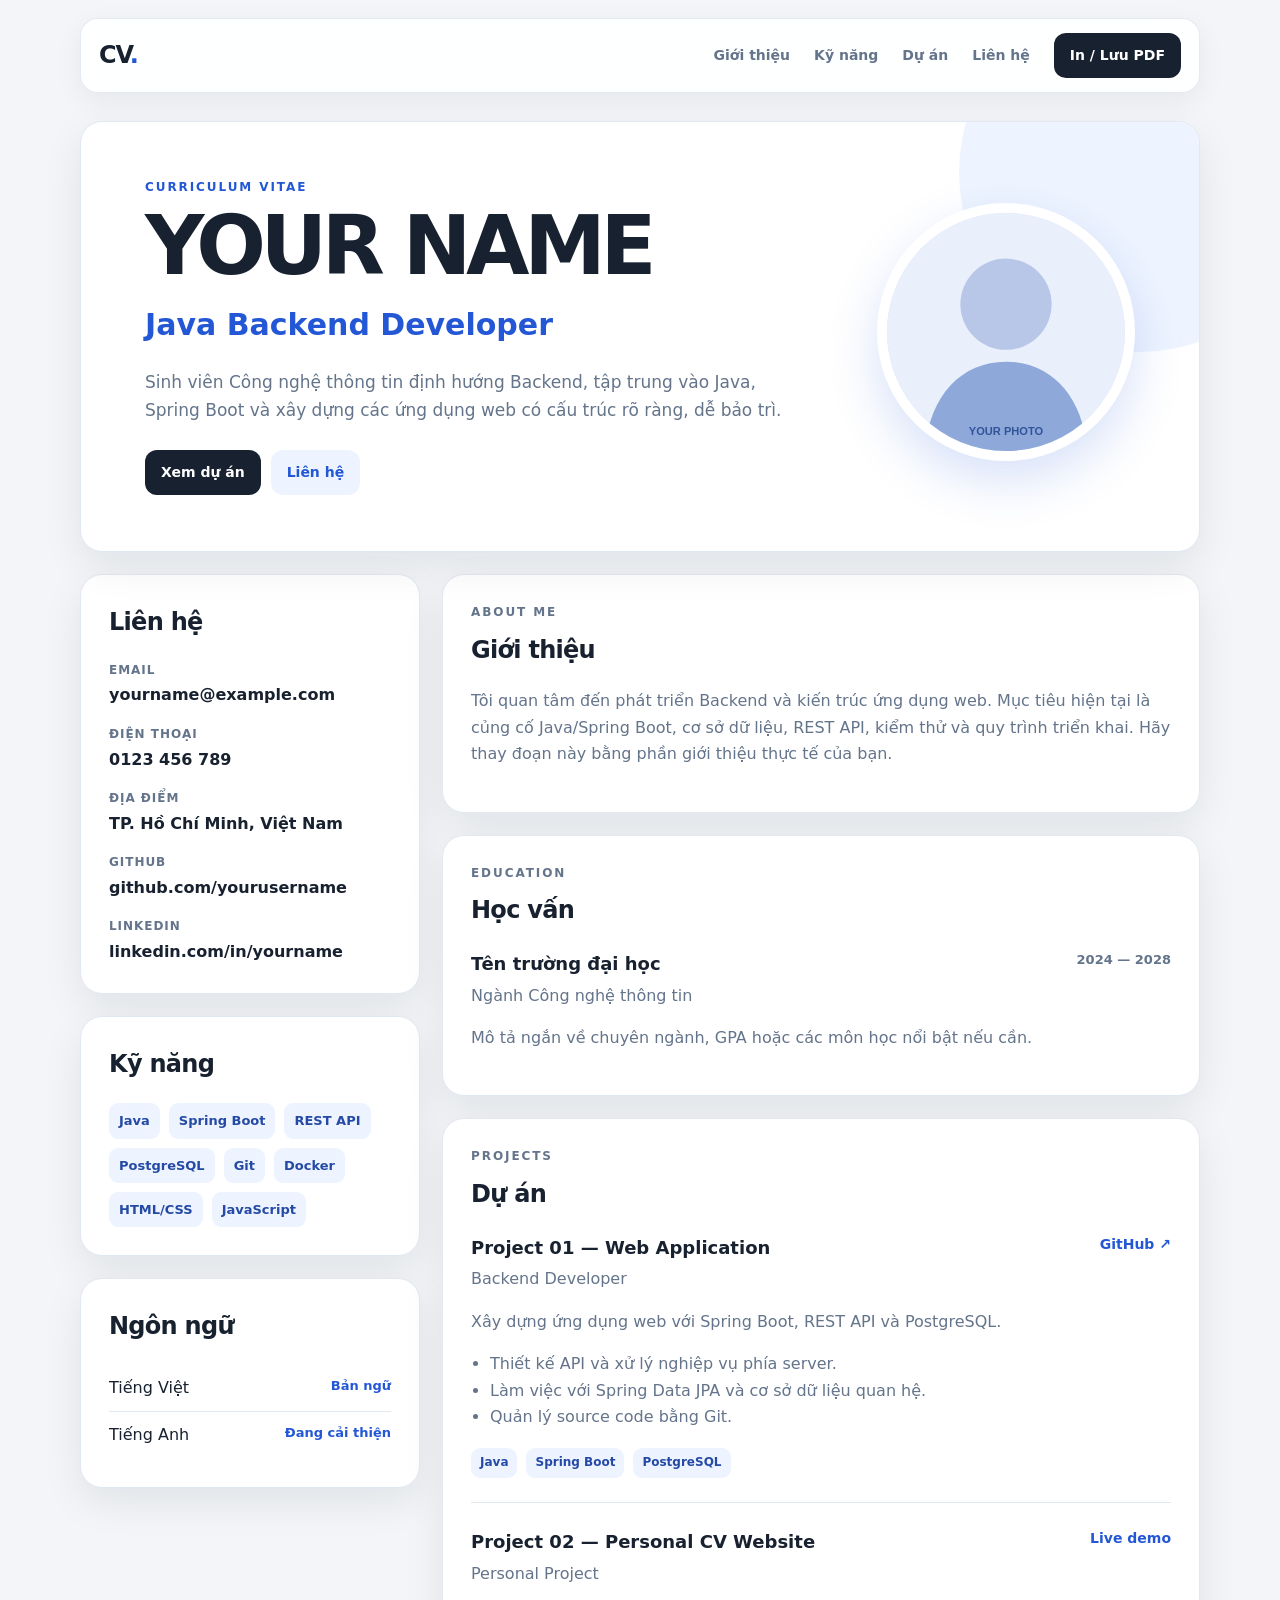
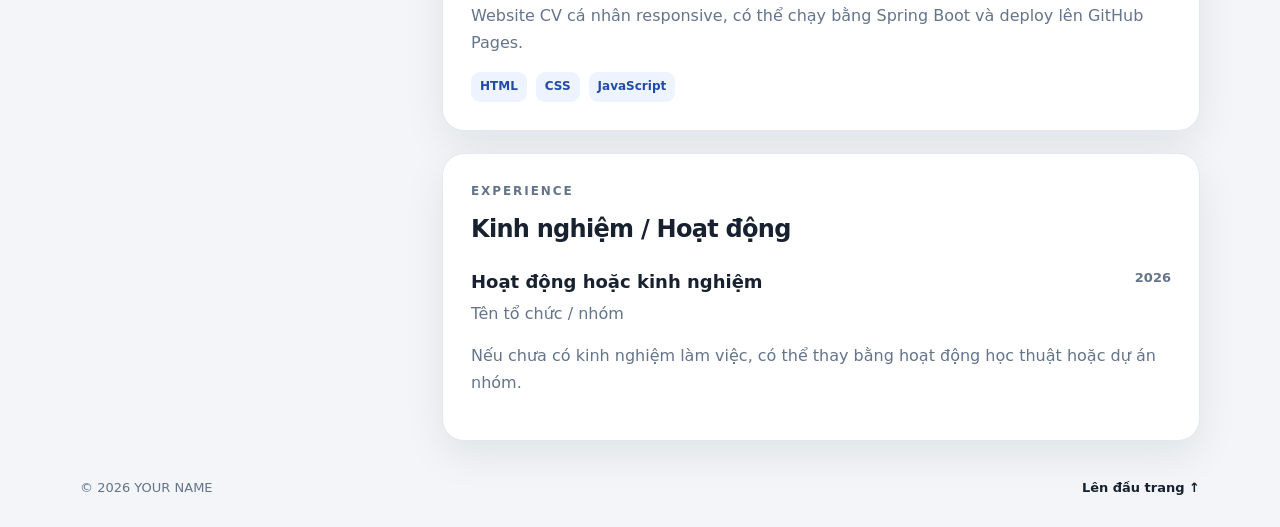
<file: chapter1/project113/src/main/resources/static/index.html>
<!DOCTYPE html>
<html lang="vi">
<head>
    <meta charset="UTF-8">
    <meta name="viewport" content="width=device-width, initial-scale=1.0">
    <meta name="description" content="CV cá nhân - Portfolio">
    <title>CV cá nhân | Your Name</title>
    <link rel="stylesheet" href="css/style.css">
</head>
<body>
<header class="topbar no-print">
    <a class="brand" href="#home">CV<span>.</span></a>
    <nav>
        <a href="#about">Giới thiệu</a>
        <a href="#skills">Kỹ năng</a>
        <a href="#projects">Dự án</a>
        <a href="#contact">Liên hệ</a>
    </nav>
    <button class="print-btn" id="printCv" type="button">In / Lưu PDF</button>
</header>

<main id="home" class="page-shell">
    <section class="hero card">
        <div class="hero-copy">
            <p class="eyebrow">CURRICULUM VITAE</p>
            <h1>YOUR NAME</h1>
            <h2>Java Backend Developer</h2>
            <p class="hero-description">
                Sinh viên Công nghệ thông tin định hướng Backend, tập trung vào Java, Spring Boot
                và xây dựng các ứng dụng web có cấu trúc rõ ràng, dễ bảo trì.
            </p>
            <div class="hero-actions no-print">
                <a class="primary-btn" href="#projects">Xem dự án</a>
                <a class="secondary-btn" href="#contact">Liên hệ</a>
            </div>
        </div>
        <div class="avatar-wrap">
            <img src="images/avatar-placeholder.svg" alt="Ảnh đại diện">
        </div>
    </section>

    <div class="content-grid">
        <aside class="sidebar">
            <section id="contact" class="card section-card">
                <h3>Liên hệ</h3>
                <dl class="contact-list">
                    <div><dt>Email</dt><dd><a href="mailto:yourname@example.com">yourname@example.com</a></dd></div>
                    <div><dt>Điện thoại</dt><dd>0123 456 789</dd></div>
                    <div><dt>Địa điểm</dt><dd>TP. Hồ Chí Minh, Việt Nam</dd></div>
                    <div><dt>GitHub</dt><dd><a href="https://github.com/yourusername" target="_blank" rel="noopener">github.com/yourusername</a></dd></div>
                    <div><dt>LinkedIn</dt><dd><a href="https://www.linkedin.com/" target="_blank" rel="noopener">linkedin.com/in/yourname</a></dd></div>
                </dl>
            </section>

            <section id="skills" class="card section-card">
                <h3>Kỹ năng</h3>
                <div class="tags">
                    <span>Java</span><span>Spring Boot</span><span>REST API</span>
                    <span>PostgreSQL</span><span>Git</span><span>Docker</span>
                    <span>HTML/CSS</span><span>JavaScript</span>
                </div>
            </section>

            <section class="card section-card">
                <h3>Ngôn ngữ</h3>
                <div class="meter-row"><span>Tiếng Việt</span><strong>Bản ngữ</strong></div>
                <div class="meter-row"><span>Tiếng Anh</span><strong>Đang cải thiện</strong></div>
            </section>
        </aside>

        <div class="main-column">
            <section id="about" class="card section-card">
                <p class="section-kicker">ABOUT ME</p>
                <h3>Giới thiệu</h3>
                <p>
                    Tôi quan tâm đến phát triển Backend và kiến trúc ứng dụng web. Mục tiêu hiện tại
                    là củng cố Java/Spring Boot, cơ sở dữ liệu, REST API, kiểm thử và quy trình triển khai.
                    Hãy thay đoạn này bằng phần giới thiệu thực tế của bạn.
                </p>
            </section>

            <section class="card section-card">
                <p class="section-kicker">EDUCATION</p>
                <h3>Học vấn</h3>
                <article class="timeline-item">
                    <div class="timeline-head">
                        <div>
                            <h4>Tên trường đại học</h4>
                            <p>Ngành Công nghệ thông tin</p>
                        </div>
                        <span>2024 — 2028</span>
                    </div>
                    <p>Mô tả ngắn về chuyên ngành, GPA hoặc các môn học nổi bật nếu cần.</p>
                </article>
            </section>

            <section id="projects" class="card section-card">
                <p class="section-kicker">PROJECTS</p>
                <h3>Dự án</h3>

                <article class="project">
                    <div class="project-head">
                        <div>
                            <h4>Project 01 — Web Application</h4>
                            <p class="muted">Backend Developer</p>
                        </div>
                        <a href="https://github.com/yourusername" target="_blank" rel="noopener">GitHub ↗</a>
                    </div>
                    <p>Xây dựng ứng dụng web với Spring Boot, REST API và PostgreSQL.</p>
                    <ul>
                        <li>Thiết kế API và xử lý nghiệp vụ phía server.</li>
                        <li>Làm việc với Spring Data JPA và cơ sở dữ liệu quan hệ.</li>
                        <li>Quản lý source code bằng Git.</li>
                    </ul>
                    <div class="tags compact"><span>Java</span><span>Spring Boot</span><span>PostgreSQL</span></div>
                </article>

                <article class="project">
                    <div class="project-head">
                        <div>
                            <h4>Project 02 — Personal CV Website</h4>
                            <p class="muted">Personal Project</p>
                        </div>
                        <a href="#home">Live demo</a>
                    </div>
                    <p>Website CV cá nhân responsive, có thể chạy bằng Spring Boot và deploy lên GitHub Pages.</p>
                    <div class="tags compact"><span>HTML</span><span>CSS</span><span>JavaScript</span></div>
                </article>
            </section>

            <section class="card section-card">
                <p class="section-kicker">EXPERIENCE</p>
                <h3>Kinh nghiệm / Hoạt động</h3>
                <article class="timeline-item">
                    <div class="timeline-head">
                        <div>
                            <h4>Hoạt động hoặc kinh nghiệm</h4>
                            <p>Tên tổ chức / nhóm</p>
                        </div>
                        <span>2026</span>
                    </div>
                    <p>Nếu chưa có kinh nghiệm làm việc, có thể thay bằng hoạt động học thuật hoặc dự án nhóm.</p>
                </article>
            </section>
        </div>
    </div>
</main>

<footer class="footer no-print">
    <span>© <span id="currentYear"></span> YOUR NAME</span>
    <a href="#home">Lên đầu trang ↑</a>
</footer>

<script src="js/main.js"></script>
</body>
</html>
</file>
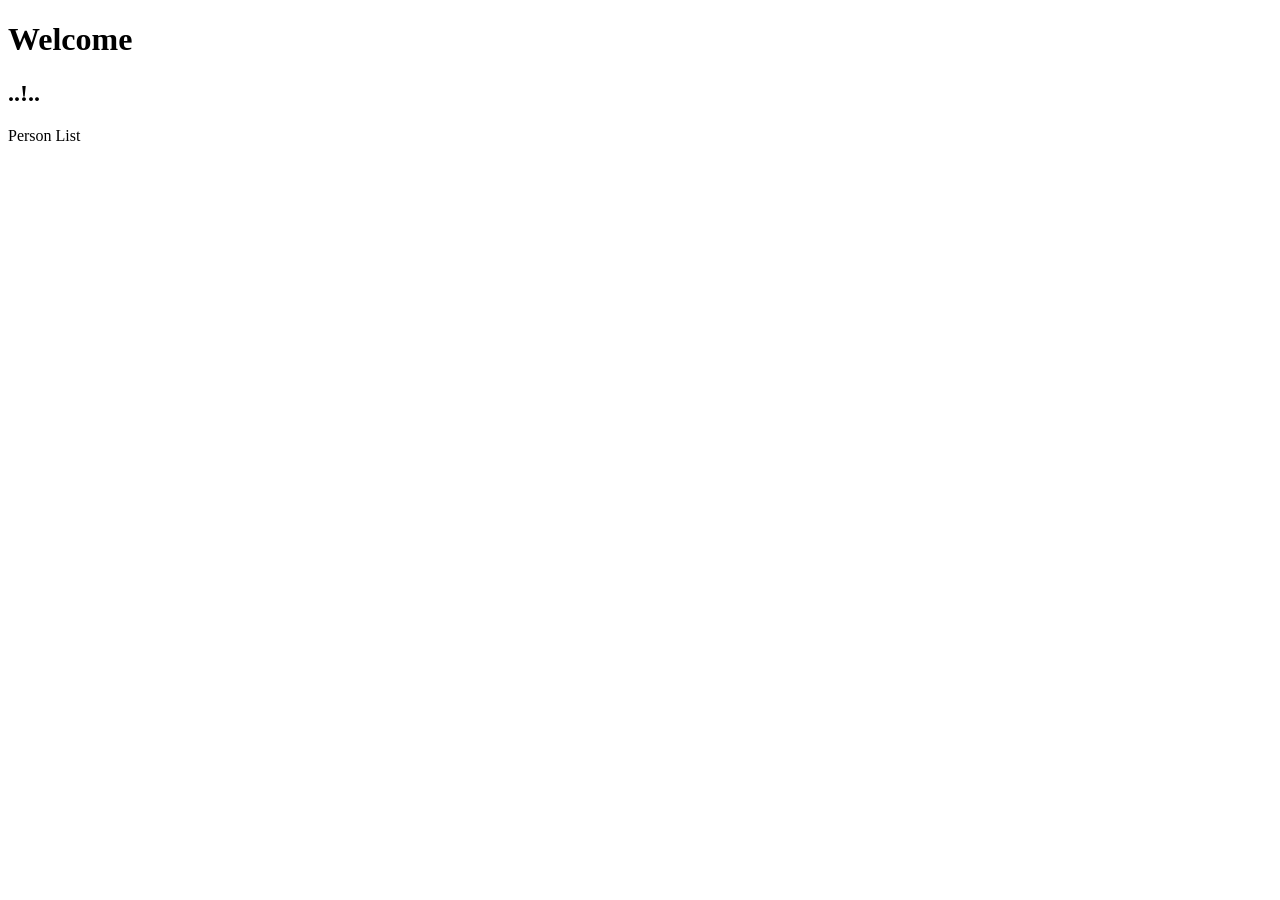
<file: chapter1/part02_spring_boot/project19/src/main/resources/templates/index.html>
<!DOCTYPE HTML>
<html xmlns:th="http://www.thymeleaf.org">
   <head>
      <meta charset="UTF-8" />
      <title>Welcome</title>
      <link rel="stylesheet" type="text/css" th:href="@{/css/style.css}"/>
   </head>
   <body>
      <h1>Welcome</h1>
      <h2 th:utext="${message}">..!..</h2>
      
      <a th:href="@{/personList}">Person List</a>  
      
   </body>
</html>
</file>
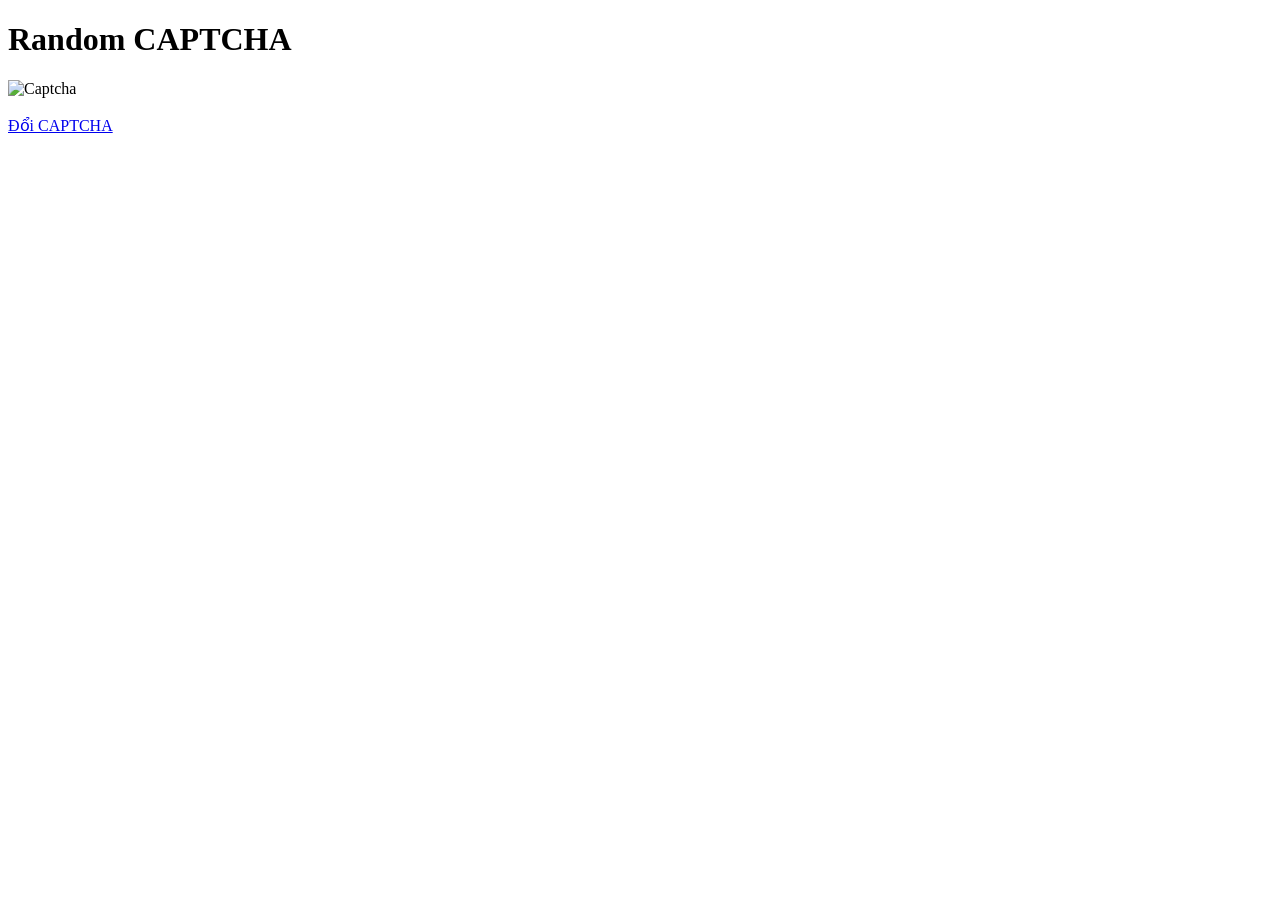
<file: chapter1/project110/src/main/resources/templates/captcha.html>
<!DOCTYPE html>
<html xmlns:th="http://www.thymeleaf.org">
<head>
    <meta charset="UTF-8">
    <title>Random CAPTCHA</title>
</head>

<body>

<h1>Random CAPTCHA</h1>

<img
        th:src="@{'/images/captcha/' + ${imageName}}"
        alt="Captcha"
>

<br><br>

<a href="/captcha">
    Đổi CAPTCHA
</a>

</body>
</html>
</file>
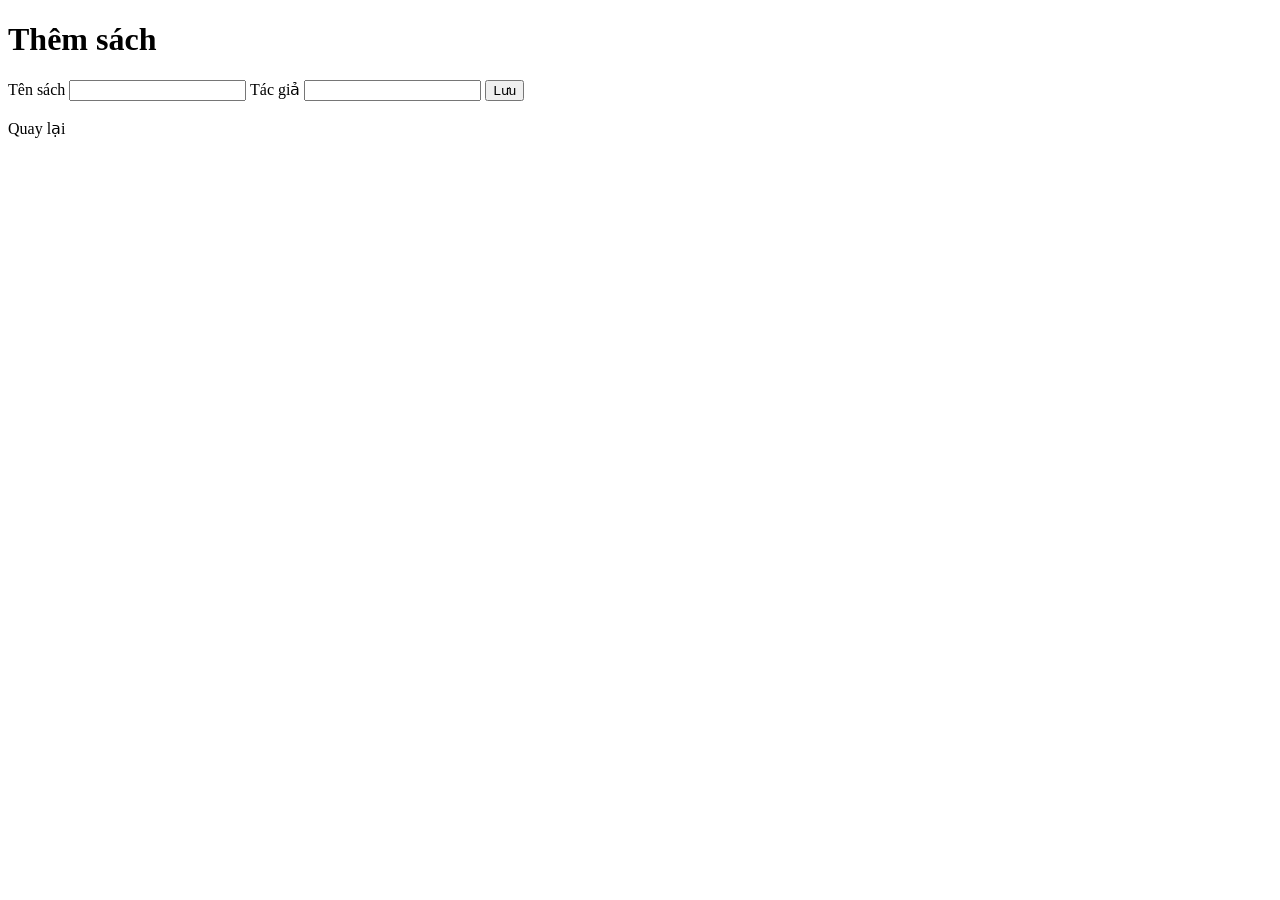
<file: chapter1/part02_spring_boot/project18/src/main/resources/templates/add-book.html>
<!DOCTYPE html>
<html lang="en" xmlns:th="http://www.thymeleaf.org">

<head>

    <meta charset="UTF-8">

    <title>Add Book</title>

    <link rel="stylesheet" th:href="@{/css/style.css}">

</head>

<body>

    <div class="container">

        <h1>Thêm sách</h1>

        <form th:action="@{/books/save}" th:object="${book}" method="post">

            <label>
                Tên sách
            </label>

            <input type="text" th:field="*{title}" required>

            <label>
                Tác giả
            </label>

            <input type="text" th:field="*{author}" required>

            <button type="submit">
                Lưu
            </button>

        </form>

        <br>

        <a th:href="@{/books}">
            Quay lại
        </a>

    </div>

</body>

</html>
</file>
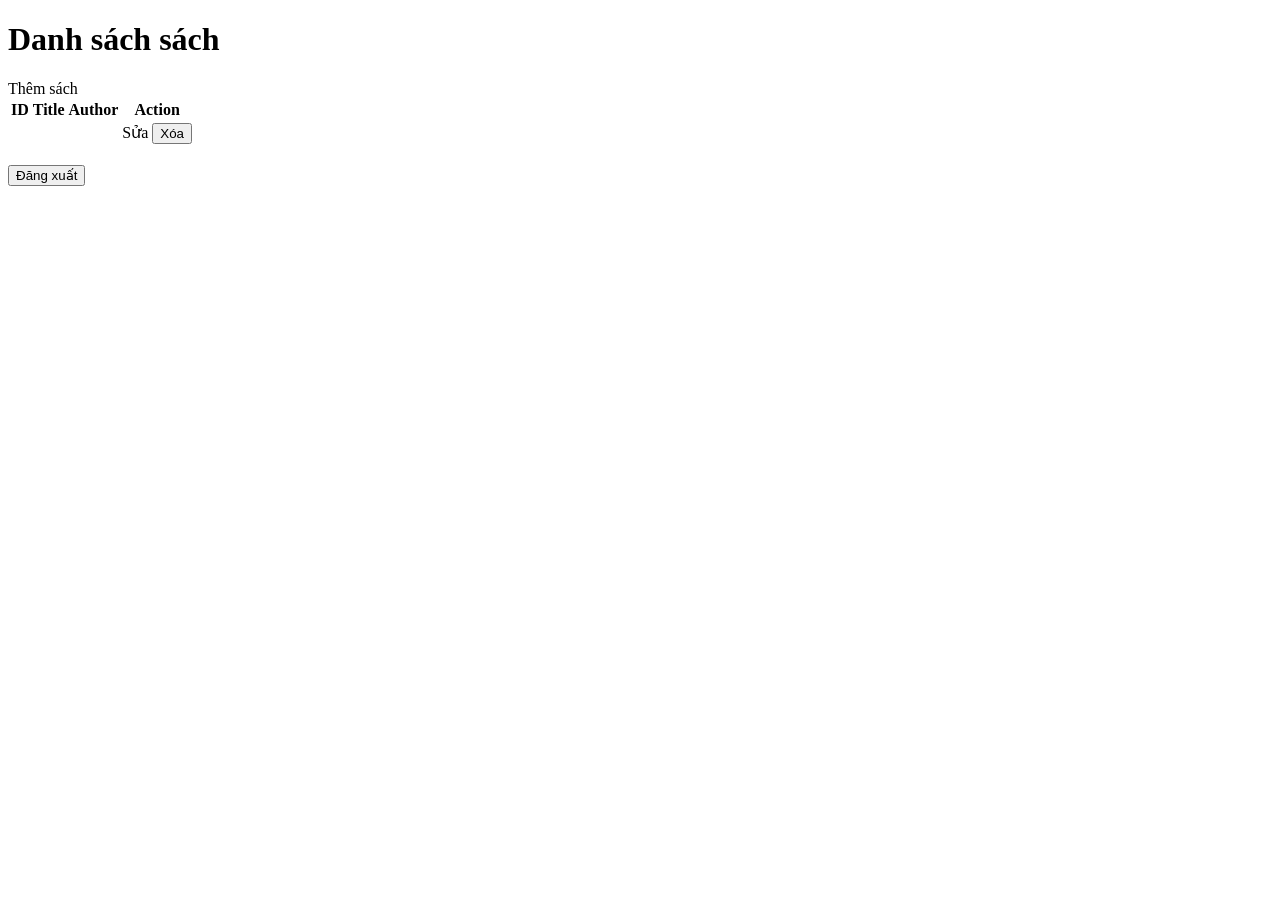
<file: chapter1/part02_spring_boot/project18/src/main/resources/templates/books.html>
<!DOCTYPE html>
<html lang="en" xmlns:th="http://www.thymeleaf.org">

<head>

    <meta charset="UTF-8">

    <title>Books</title>

    <link rel="stylesheet" th:href="@{/css/style.css}">

</head>

<body>

    <div class="container">

        <h1>Danh sách sách</h1>

        <a th:href="@{/books/add}" class="btn">

            Thêm sách

        </a>

        <table>

            <thead>

                <tr>
                    <th>ID</th>
                    <th>Title</th>
                    <th>Author</th>
                    <th>Action</th>
                </tr>

            </thead>

            <tbody>

                <tr th:each="book : ${books}">

                    <td th:text="${book.id}">
                    </td>

                    <td th:text="${book.title}">
                    </td>

                    <td th:text="${book.author}">
                    </td>

                    <td>

                        <a th:href="@{/books/edit/{id}(id=${book.id})}">
                            Sửa
                        </a>

                        <form th:action="@{/books/delete/{id}(id=${book.id})}" method="post" style="display:inline">

                            <button type="submit">
                                Xóa
                            </button>

                        </form>

                    </td>

                </tr>

            </tbody>

        </table>

        <br>

        <form th:action="@{/logout}" method="post">

            <button type="submit">
                Đăng xuất
            </button>

        </form>

    </div>

</body>

</html>
</file>
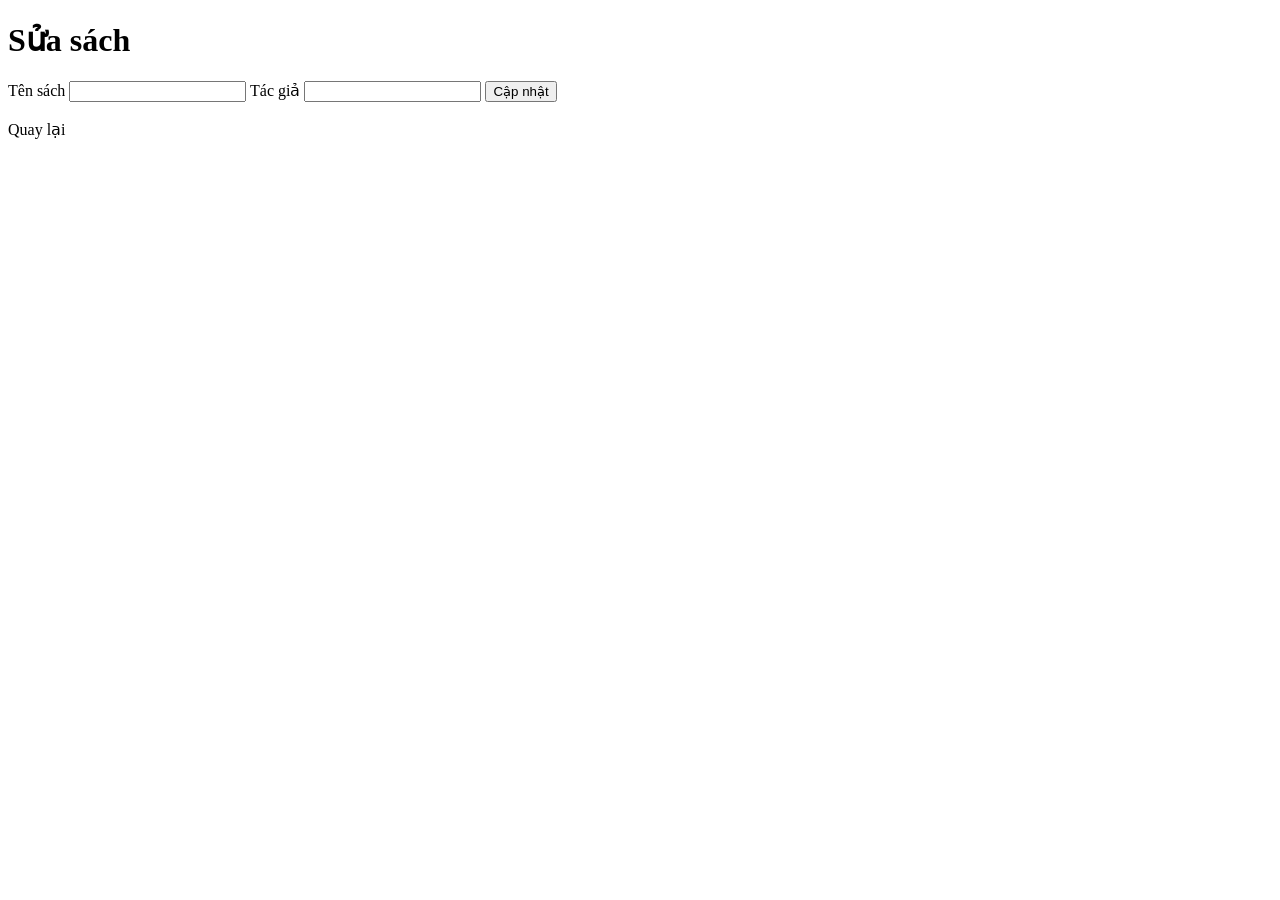
<file: chapter1/part02_spring_boot/project18/src/main/resources/templates/edit-book.html>
<!DOCTYPE html>
<html lang="en" xmlns:th="http://www.thymeleaf.org">

<head>

    <meta charset="UTF-8">

    <title>Edit Book</title>

    <link rel="stylesheet" th:href="@{/css/style.css}">

</head>

<body>

    <div class="container">

        <h1>Sửa sách</h1>

        <form th:action="@{/books/save}" th:object="${book}" method="post">

            <input type="hidden" th:field="*{id}">

            <label>
                Tên sách
            </label>

            <input type="text" th:field="*{title}" required>

            <label>
                Tác giả
            </label>

            <input type="text" th:field="*{author}" required>

            <button type="submit">
                Cập nhật
            </button>

        </form>

        <br>

        <a th:href="@{/books}">
            Quay lại
        </a>

    </div>

</body>

</html>
</file>
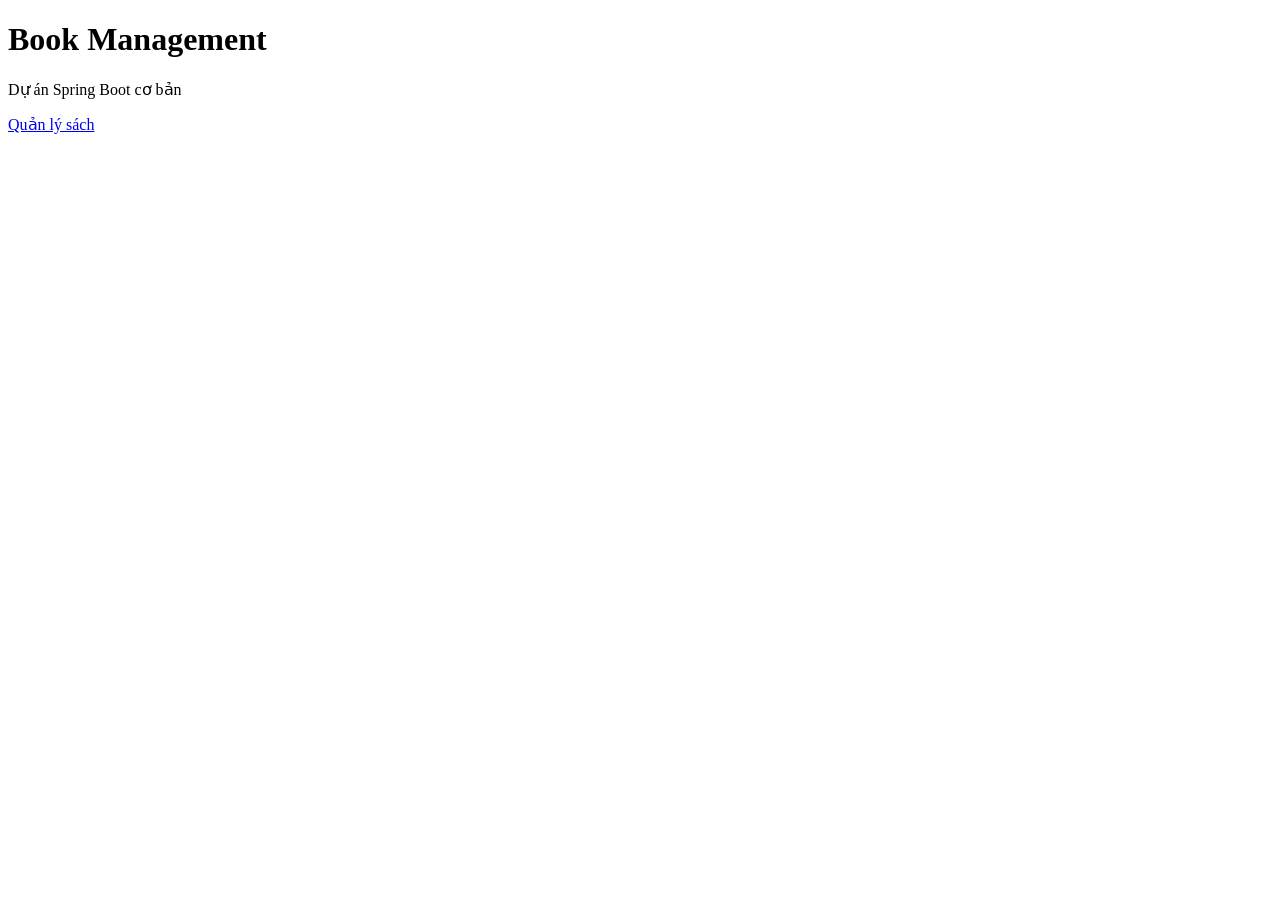
<file: chapter1/part02_spring_boot/project18/src/main/resources/templates/home.html>
<!DOCTYPE html>
<html lang="en" xmlns:th="http://www.thymeleaf.org">

<head>
    <meta charset="UTF-8">

    <title>Home</title>

    <link rel="stylesheet" th:href="@{/css/style.css}">
</head>

<body>

    <div class="container">

        <h1 th:text="${appName}">
            Book Management
        </h1>

        <p>
            Dự án Spring Boot cơ bản
        </p>

        <a href="/books" class="btn">

            Quản lý sách

        </a>

    </div>

</body>

</html>
</file>
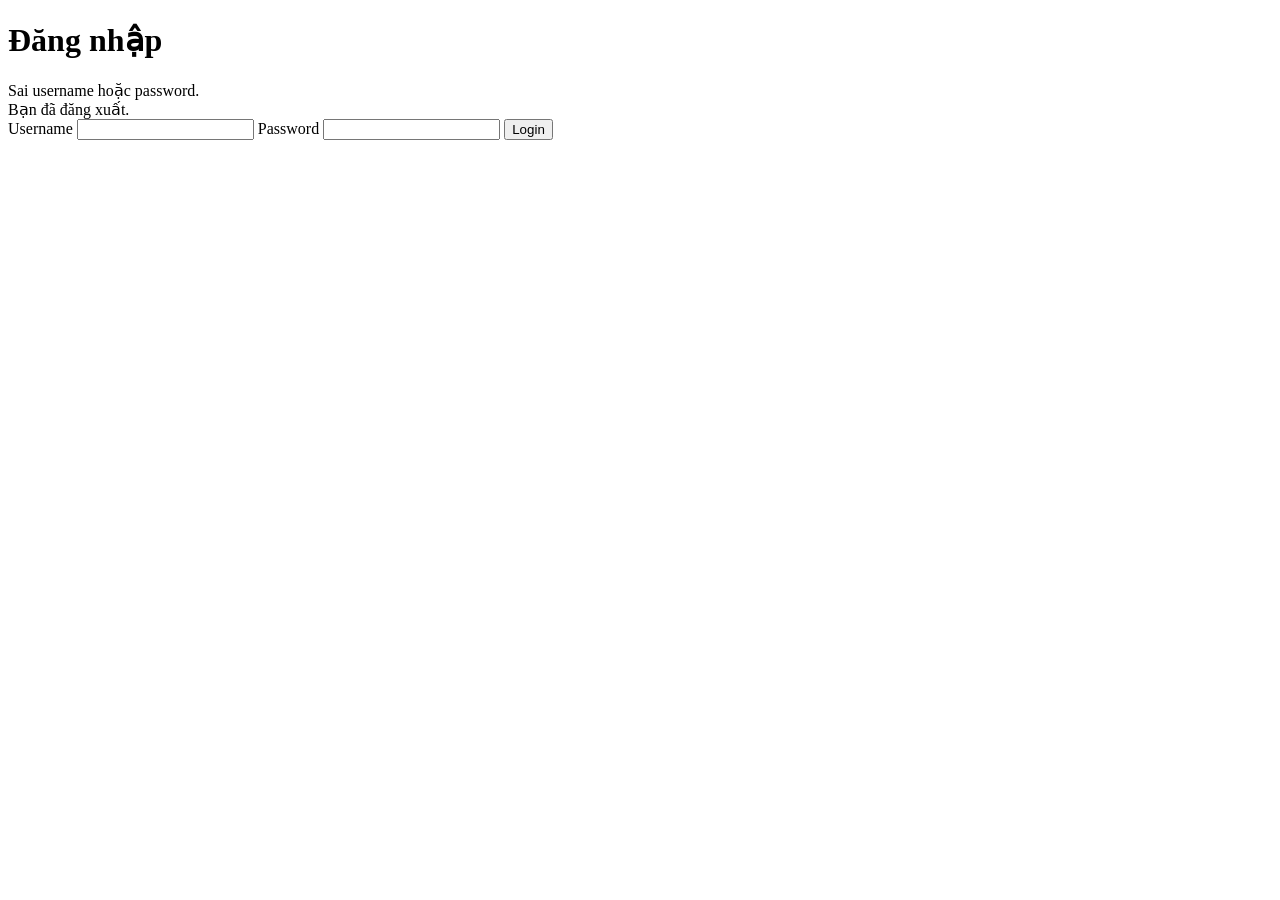
<file: chapter1/part02_spring_boot/project18/src/main/resources/templates/login.html>
<!DOCTYPE html>
<html lang="en" xmlns:th="http://www.thymeleaf.org">

<head>

    <meta charset="UTF-8">

    <title>Login</title>

    <link rel="stylesheet" th:href="@{/css/style.css}">

</head>

<body>

    <div class="container login-container">

        <h1>Đăng nhập</h1>

        <div th:if="${param.error}">
            Sai username hoặc password.
        </div>

        <div th:if="${param.logout}">
            Bạn đã đăng xuất.
        </div>

        <form th:action="@{/login}" method="post">

            <label>
                Username
            </label>

            <input type="text" name="username" required>

            <label>
                Password
            </label>

            <input type="password" name="password" required>

            <button type="submit">
                Login
            </button>

        </form>

    </div>

</body>

</html>
</file>
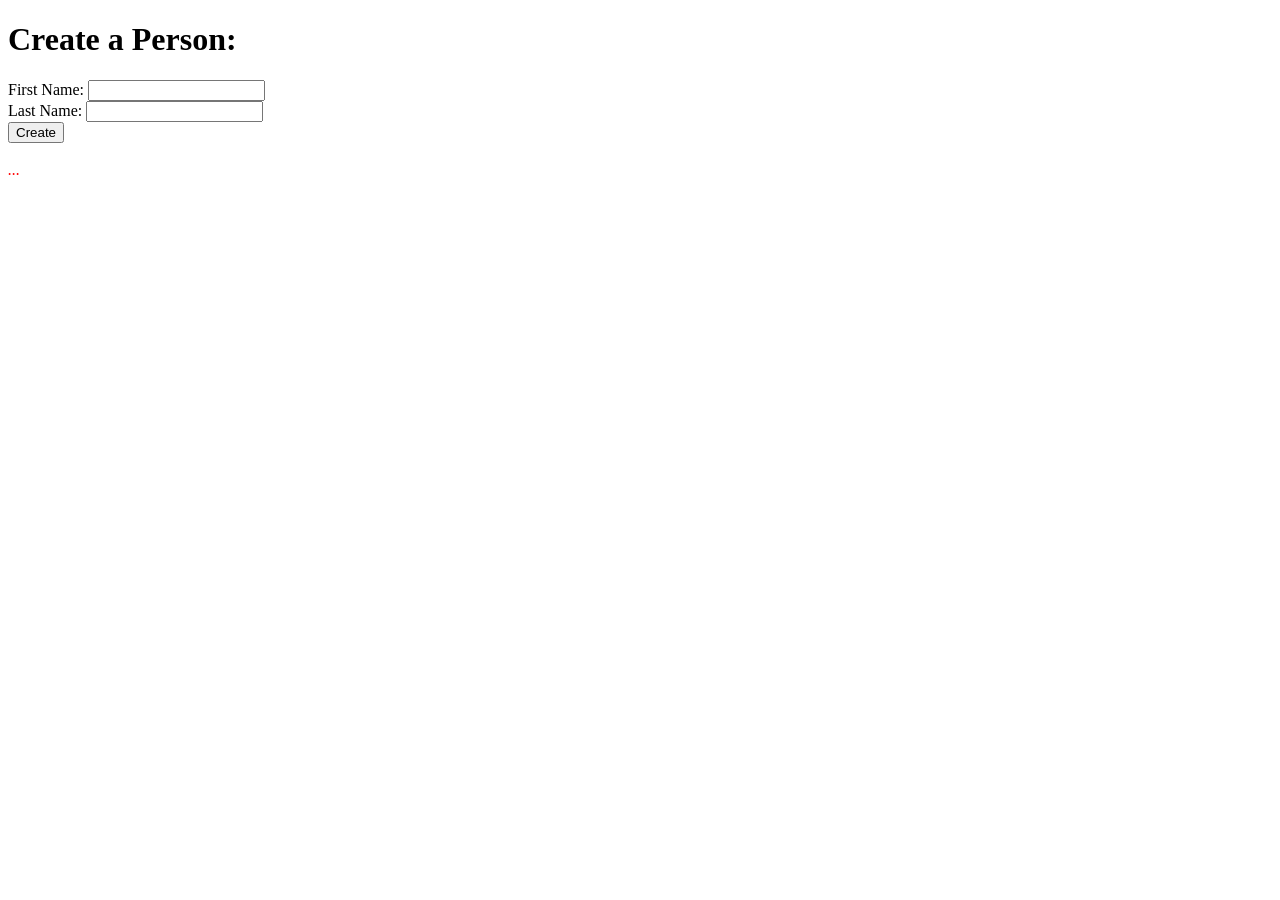
<file: chapter1/part02_spring_boot/project19/src/main/resources/templates/addPerson.html>
<!DOCTYPE HTML>
<html xmlns:th="http://www.thymeleaf.org">
   <head>
      <meta charset="UTF-8" />
      <title>Add Person</title>
      <link rel="stylesheet" type="text/css" th:href="@{/css/style.css}"/>
   </head>
   <body>
      <h1>Create a Person:</h1>
      
      <form th:action="@{/addPerson}"
         th:object="${personForm}" method="POST">
         First Name:
         <input type="text" th:field="*{firstName}" />    
         <br/>
         Last Name:
         <input type="text" th:field="*{lastName}" />     
         <br/>
         <input type="submit" value="Create" />
      </form>
      
      <br/>
      
      <!-- Check if errorMessage is not null and not empty -->
      <div th:if="${errorMessage}" th:utext="${errorMessage}"
         style="color:red;font-style:italic;">
         ...
      </div>
      
   </body>
</html>
</file>
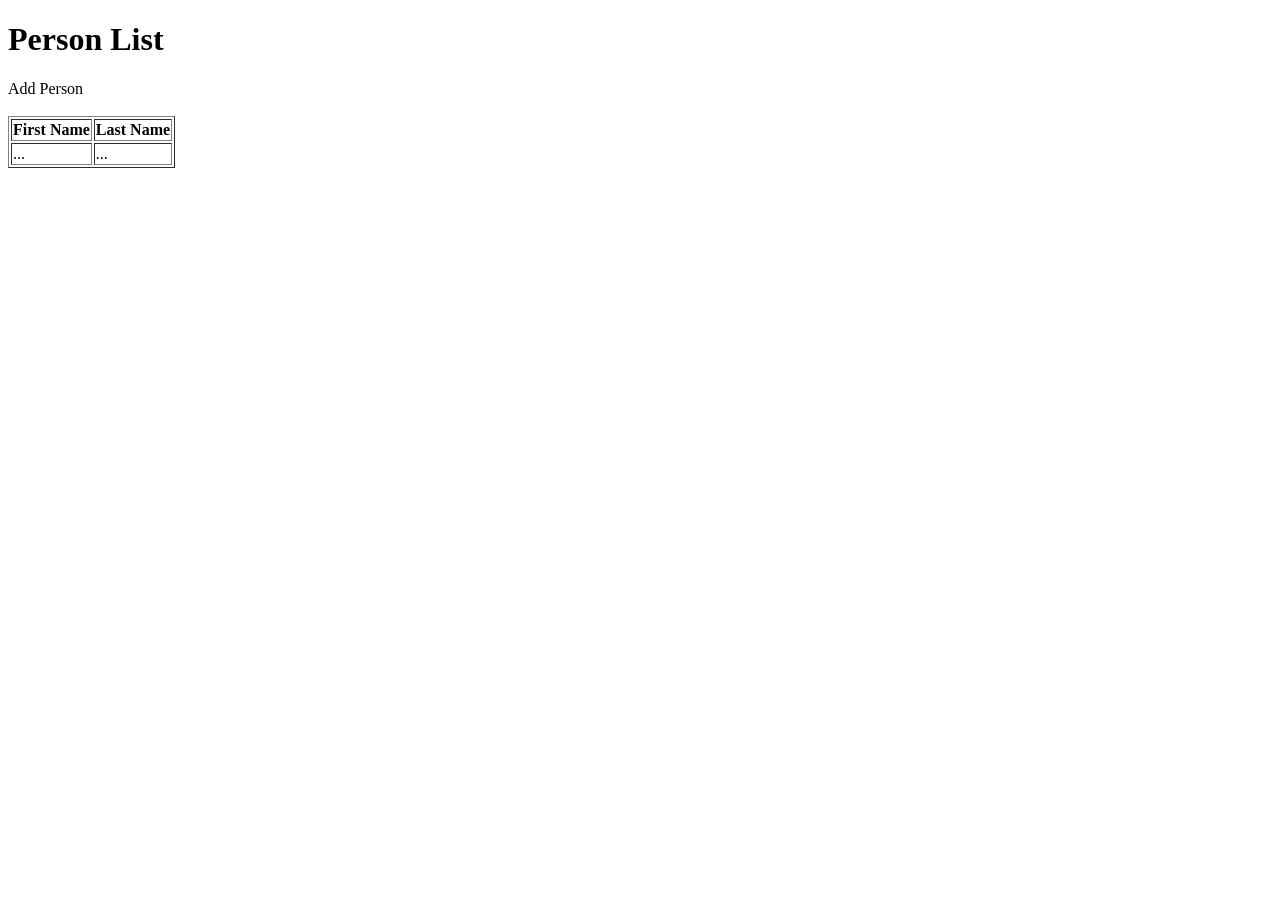
<file: chapter1/part02_spring_boot/project19/src/main/resources/templates/personList.html>
<!DOCTYPE HTML>
<html xmlns:th="http://www.thymeleaf.org">
   <head>
      <meta charset="UTF-8" />
      <title>Person List</title>
      <link rel="stylesheet" type="text/css" th:href="@{/css/style.css}"/>
   </head>
   <body>
      <h1>Person List</h1>
      <a th:href="@{/addPerson}">Add Person</a>
      <br/><br/>
      <div>
         <table border="1">
            <tr>
               <th>First Name</th>
               <th>Last Name</th>
            </tr>
            <tr th:each="person : ${persons}">
               <td th:utext="${person.firstName}">...</td>
               <td th:utext="${person.lastName}">...</td>
            </tr>
         </table>
      </div>
   </body>
</html>
</file>
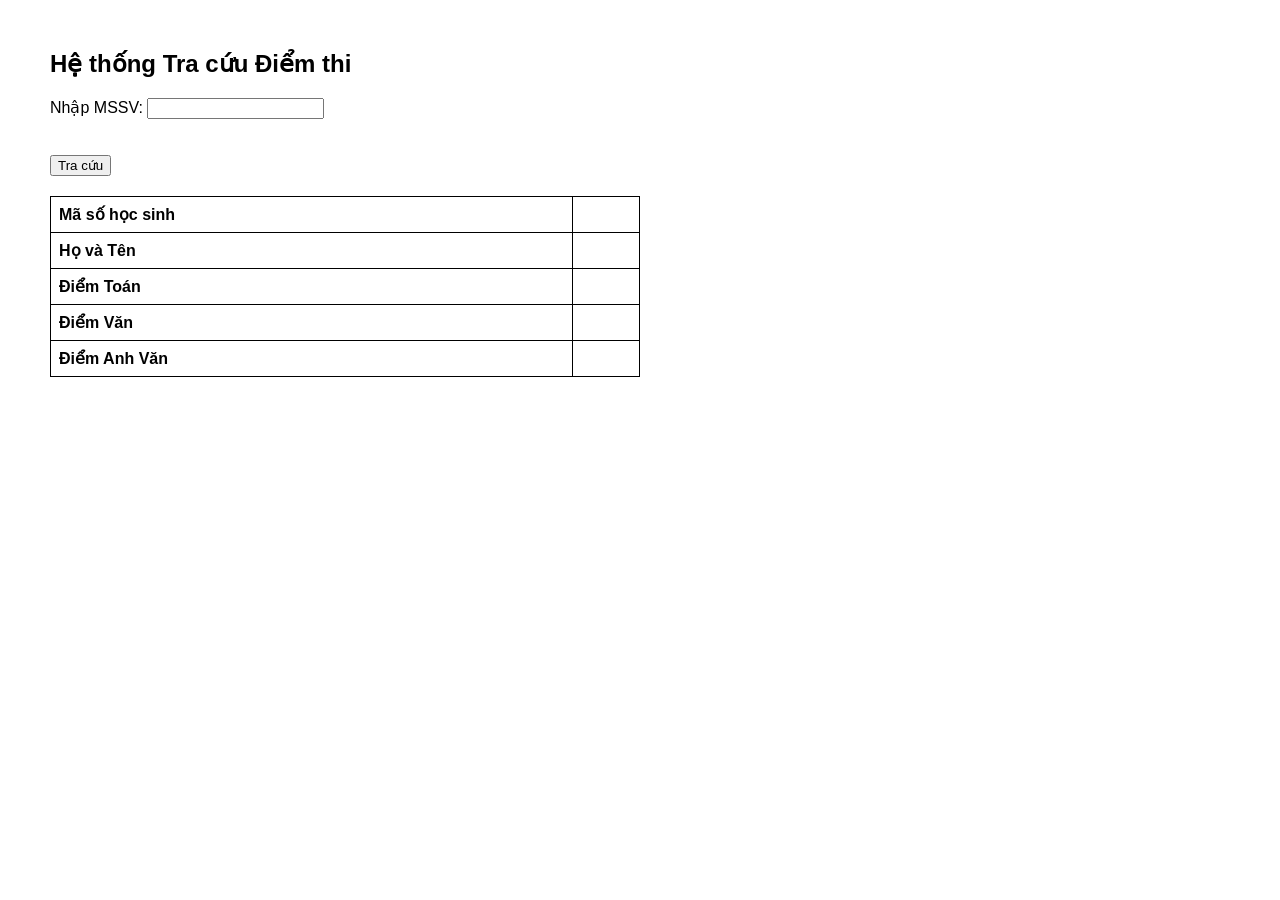
<file: chapter1/part03_spring_project/project111/src/main/resources/templates/home.html>
<!DOCTYPE html>
<html xmlns:th="http://www.thymeleaf.org" lang="vi">
<head>
    <title>Tra cứu điểm thi</title>
    <!-- Nhúng thư viện reCAPTCHA của Google -->
    <script src="https://www.google.com/recaptcha/api.js" async defer></script>
    <style>
        body { font-family: Arial, sans-serif; margin: 50px; }
        .result-table { margin-top: 20px; border-collapse: collapse; width: 50%; }
        .result-table th, .result-table td { border: 1px solid black; padding: 8px; text-align: left; }
        .error { color: red; font-weight: bold; }
    </style>
</head>
<body>

<h2>Hệ thống Tra cứu Điểm thi</h2>

<!-- Form tra cứu -->
<form action="/search" method="post">
    <label for="mssv">Nhập MSSV:</label>
    <input type="text" id="mssv" name="mssv" required>
    <br><br>

    <!-- Widget CAPTCHA -->
    <div class="g-recaptcha" data-sitekey="6LeK58wtAAAAAOkr9U2CKmQYA0WEJCtI_2HgvdHo"></div>
    <br>

    <button type="submit">Tra cứu</button>
</form>

<!-- Hiển thị thông báo lỗi nếu có -->
<p th:if="${error != null}" class="error" th:text="${error}"></p>

<!-- Bảng hiển thị kết quả nếu tìm thấy điểm -->
<table th:if="${score != null}" class="result-table">
    <tr>
        <th>Mã số học sinh</th>
        <td th:text="${score.mssv}"></td>
    </tr>

    <tr>
        <th>Họ và Tên</th>
        <td th:text="${score.fullName}"></td>
    </tr>
    <tr>
        <th>Điểm Toán</th>
        <td th:text="${score.mathScore}"></td>
    </tr>
    <tr>
        <th>Điểm Văn</th>
        <td th:text="${score.literatureScore}"></td>
    </tr>
    <tr>
        <th>Điểm Anh Văn</th>
        <td th:text="${score.englishScore}"></td>
    </tr>
</table>

</body>
</html>
</file>
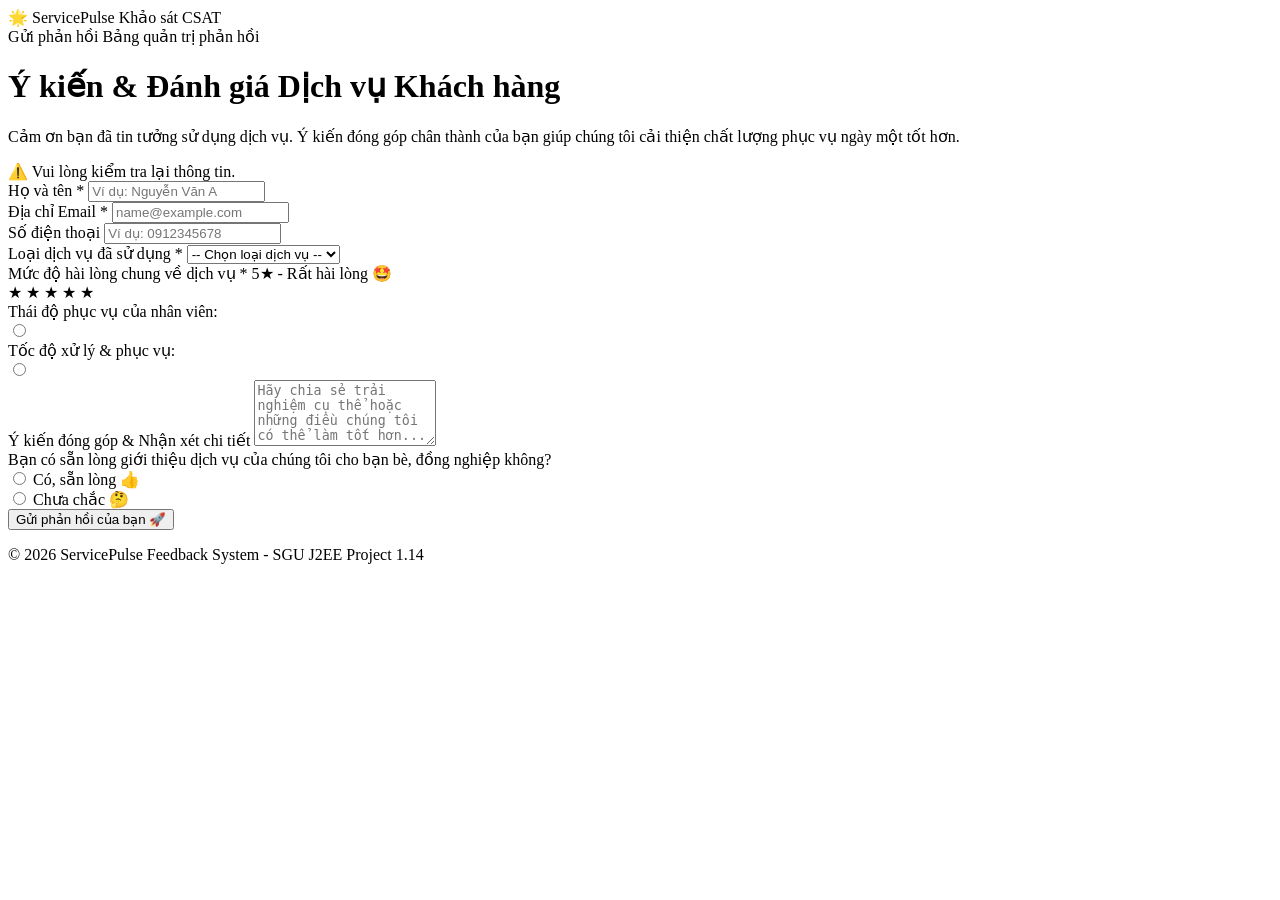
<file: chapter1/part03_spring_project/project114/src/main/resources/templates/feedback-form.html>
<!DOCTYPE html>
<html lang="vi" xmlns:th="http://www.thymeleaf.org">
<head>
    <meta charset="UTF-8">
    <meta name="viewport" content="width=device-width, initial-scale=1.0">
    <title>Khảo sát & Phản hồi Dịch vụ Khách hàng</title>
    <link rel="stylesheet" th:href="@{/css/style.css}">
</head>
<body>

    <!-- Header Navigation -->
    <header class="navbar">
        <div class="nav-container">
            <a th:href="@{/feedback}" class="nav-brand">
                <span>🌟 ServicePulse</span>
                <span class="brand-badge">Khảo sát CSAT</span>
            </a>
            <nav class="nav-links">
                <a th:href="@{/feedback}" class="nav-link active">Gửi phản hồi</a>
                <a th:href="@{/feedbacks}" class="nav-link">Bảng quản trị phản hồi</a>
            </nav>
        </div>
    </header>

    <!-- Main Container -->
    <main class="main-wrapper">
        <div class="feedback-card">
            <div class="card-header">
                <h1>Ý kiến & Đánh giá Dịch vụ Khách hàng</h1>
                <p>Cảm ơn bạn đã tin tưởng sử dụng dịch vụ. Ý kiến đóng góp chân thành của bạn giúp chúng tôi cải thiện chất lượng phục vụ ngày một tốt hơn.</p>
            </div>

            <div class="card-body">
                <!-- Error Alert -->
                <div th:if="${errorMessage}" class="alert-error" role="alert">
                    <span>⚠️</span>
                    <span th:text="${errorMessage}">Vui lòng kiểm tra lại thông tin.</span>
                </div>

                <form th:action="@{/feedback}" th:object="${feedback}" method="POST">
                    
                    <!-- Customer Information -->
                    <div class="form-grid">
                        <div class="form-group">
                            <label for="fullName">Họ và tên <span class="required">*</span></label>
                            <input type="text" id="fullName" th:field="*{fullName}" class="form-control" placeholder="Ví dụ: Nguyễn Văn A" required>
                        </div>
                        <div class="form-group">
                            <label for="email">Địa chỉ Email <span class="required">*</span></label>
                            <input type="email" id="email" th:field="*{email}" class="form-control" placeholder="name@example.com" required>
                        </div>
                        <div class="form-group">
                            <label for="phone">Số điện thoại</label>
                            <input type="tel" id="phone" th:field="*{phone}" class="form-control" placeholder="Ví dụ: 0912345678">
                        </div>
                        <div class="form-group">
                            <label for="serviceType">Loại dịch vụ đã sử dụng <span class="required">*</span></label>
                            <select id="serviceType" th:field="*{serviceType}" class="form-control" required>
                                <option value="">-- Chọn loại dịch vụ --</option>
                                <option th:each="st : ${serviceTypes}" th:value="${st}" th:text="${st}">Dịch vụ</option>
                            </select>
                        </div>
                    </div>

                    <!-- Overall Star Rating -->
                    <div class="rating-section">
                        <div class="rating-header">
                            <span class="rating-title">Mức độ hài lòng chung về dịch vụ <span class="required">*</span></span>
                            <span id="ratingDisplay" class="rating-label-display">5★ - Rất hài lòng 🤩</span>
                        </div>
                        <input type="hidden" th:field="*{overallRating}" id="overallRatingInput" value="5">
                        <div class="stars-container" aria-label="Đánh giá từ 1 đến 5 sao">
                            <span class="star active" data-val="1" title="Rất không hài lòng">★</span>
                            <span class="star active" data-val="2" title="Chưa hài lòng">★</span>
                            <span class="star active" data-val="3" title="Bình thường">★</span>
                            <span class="star active" data-val="4" title="Hài lòng">★</span>
                            <span class="star active" data-val="5" title="Rất hài lòng">★</span>
                        </div>

                        <!-- Specific Criteria Ratings -->
                        <div class="criteria-grid">
                            <div class="criteria-box">
                                <label>Thái độ phục vụ của nhân viên:</label>
                                <div class="radio-group">
                                    <div class="radio-pill" th:each="score : ${#numbers.sequence(1, 5)}">
                                        <input type="radio" th:id="'attitude' + ${score}" th:field="*{staffAttitude}" th:value="${score}">
                                        <label th:for="'attitude' + ${score}" th:text="${score} + '★'"></label>
                                    </div>
                                </div>
                            </div>
                            <div class="criteria-box">
                                <label>Tốc độ xử lý & phục vụ:</label>
                                <div class="radio-group">
                                    <div class="radio-pill" th:each="score : ${#numbers.sequence(1, 5)}">
                                        <input type="radio" th:id="'speed' + ${score}" th:field="*{serviceSpeed}" th:value="${score}">
                                        <label th:for="'speed' + ${score}" th:text="${score} + '★'"></label>
                                    </div>
                                </div>
                            </div>
                        </div>
                    </div>

                    <!-- Detailed Comments -->
                    <div class="form-group form-group-full">
                        <label for="comments">Ý kiến đóng góp & Nhận xét chi tiết</label>
                        <textarea id="comments" th:field="*{comments}" class="form-control" rows="4" placeholder="Hãy chia sẻ trải nghiệm cụ thể hoặc những điều chúng tôi có thể làm tốt hơn..."></textarea>
                    </div>

                    <!-- Recommend question -->
                    <div class="recommend-box">
                        <span class="text">Bạn có sẵn lòng giới thiệu dịch vụ của chúng tôi cho bạn bè, đồng nghiệp không?</span>
                        <div class="radio-group" style="width: 180px;">
                            <div class="radio-pill">
                                <input type="radio" id="recYes" th:field="*{recommend}" th:value="true">
                                <label for="recYes">Có, sẵn lòng 👍</label>
                            </div>
                            <div class="radio-pill">
                                <input type="radio" id="recNo" th:field="*{recommend}" th:value="false">
                                <label for="recNo">Chưa chắc 🤔</label>
                            </div>
                        </div>
                    </div>

                    <!-- Submit Button -->
                    <button type="submit" class="btn-submit">
                        Gửi phản hồi của bạn 🚀
                    </button>
                </form>
            </div>
        </div>
    </main>

    <!-- Footer -->
    <footer>
        <p>© 2026 ServicePulse Feedback System - SGU J2EE Project 1.14</p>
    </footer>

    <script th:src="@{/js/feedback.js}"></script>
</body>
</html>
</file>
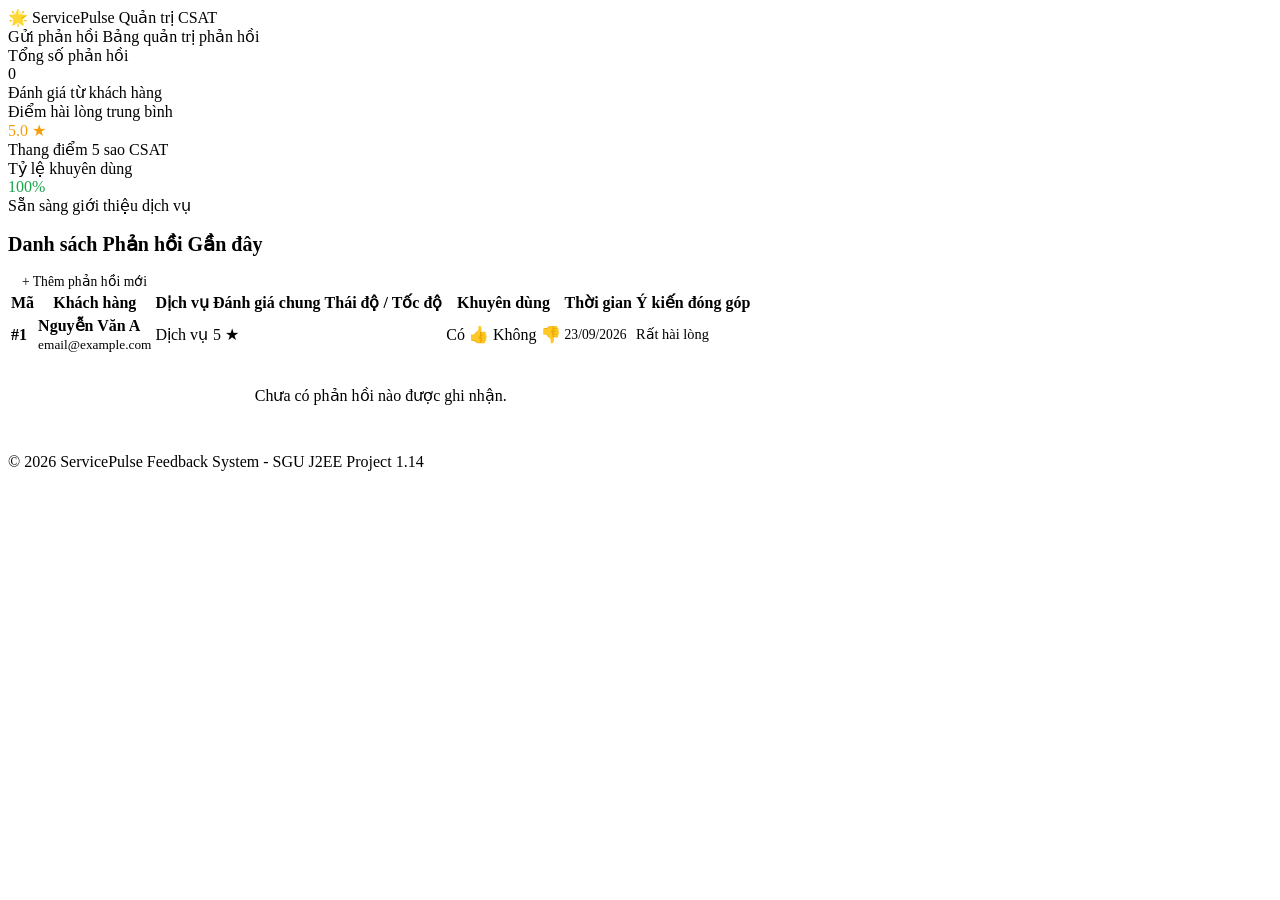
<file: chapter1/part03_spring_project/project114/src/main/resources/templates/feedback-list.html>
<!DOCTYPE html>
<html lang="vi" xmlns:th="http://www.thymeleaf.org">
<head>
    <meta charset="UTF-8">
    <meta name="viewport" content="width=device-width, initial-scale=1.0">
    <title>Bảng Quản trị & Tổng hợp Phản hồi Khách hàng</title>
    <link rel="stylesheet" th:href="@{/css/style.css}">
</head>
<body>

    <header class="navbar">
        <div class="nav-container">
            <a th:href="@{/feedback}" class="nav-brand">
                <span>🌟 ServicePulse</span>
                <span class="brand-badge">Quản trị CSAT</span>
            </a>
            <nav class="nav-links">
                <a th:href="@{/feedback}" class="nav-link">Gửi phản hồi</a>
                <a th:href="@{/feedbacks}" class="nav-link active">Bảng quản trị phản hồi</a>
            </nav>
        </div>
    </header>

    <main class="main-wrapper">
        
        <!-- KPI Stats Grid -->
        <div class="stats-grid">
            <div class="stat-card">
                <div class="stat-title">Tổng số phản hồi</div>
                <div class="stat-value" th:text="${totalCount}">0</div>
                <div class="stat-sub">Đánh giá từ khách hàng</div>
            </div>
            <div class="stat-card">
                <div class="stat-title">Điểm hài lòng trung bình</div>
                <div class="stat-value" style="color: #f59e0b;">
                    <span th:text="${averageRating}">5.0</span> ★
                </div>
                <div class="stat-sub">Thang điểm 5 sao CSAT</div>
            </div>
            <div class="stat-card">
                <div class="stat-title">Tỷ lệ khuyên dùng</div>
                <div class="stat-value" style="color: #16a34a;">
                    <span th:text="${recommendPercentage}">100</span>%
                </div>
                <div class="stat-sub">Sẵn sàng giới thiệu dịch vụ</div>
            </div>
        </div>

        <!-- Table Card -->
        <div class="table-card">
            <div class="table-header-bar">
                <h2 style="font-size: 1.25rem; font-weight: 700;">Danh sách Phản hồi Gần đây</h2>
                <a th:href="@{/feedback}" class="btn-primary" style="font-size: 0.85rem; padding: 6px 14px;">+ Thêm phản hồi mới</a>
            </div>

            <div class="table-responsive">
                <table class="feedback-table">
                    <thead>
                        <tr>
                            <th>Mã</th>
                            <th>Khách hàng</th>
                            <th>Dịch vụ</th>
                            <th>Đánh giá chung</th>
                            <th>Thái độ / Tốc độ</th>
                            <th>Khuyên dùng</th>
                            <th>Thời gian</th>
                            <th>Ý kiến đóng góp</th>
                        </tr>
                    </thead>
                    <tbody>
                        <tr th:each="fb : ${feedbacks}">
                            <td style="font-weight: 600; color: var(--muted);" th:text="'#' + ${fb.id}">#1</td>
                            <td>
                                <strong th:text="${fb.fullName}">Nguyễn Văn A</strong><br>
                                <small style="color: var(--muted);" th:text="${fb.email}">email@example.com</small>
                            </td>
                            <td>
                                <span class="badge badge-service" th:text="${fb.serviceType}">Dịch vụ</span>
                            </td>
                            <td>
                                <span class="badge badge-star" th:text="${fb.overallRating} + ' ★'">5 ★</span>
                            </td>
                            <td>
                                <small th:text="'Thái độ: ' + ${fb.staffAttitude} + '★'"></small><br>
                                <small th:text="'Tốc độ: ' + ${fb.serviceSpeed} + '★'"></small>
                            </td>
                            <td>
                                <span th:if="${fb.recommend}" class="badge badge-recommend-yes">Có 👍</span>
                                <span th:unless="${fb.recommend}" class="badge badge-recommend-no">Không 👎</span>
                            </td>
                            <td style="font-size: 0.85rem; color: var(--muted);" th:text="${fb.submittedAt}">23/09/2026</td>
                            <td style="max-width: 250px; font-size: 0.9rem;" th:text="${fb.comments}">Rất hài lòng</td>
                        </tr>
                        <tr th:if="${#lists.isEmpty(feedbacks)}">
                            <td colspan="8" style="text-align: center; color: var(--muted); padding: 30px;">
                                Chưa có phản hồi nào được ghi nhận.
                            </td>
                        </tr>
                    </tbody>
                </table>
            </div>
        </div>

    </main>

    <footer>
        <p>© 2026 ServicePulse Feedback System - SGU J2EE Project 1.14</p>
    </footer>

</body>
</html>
</file>
<file: chapter1/project113/src/main/resources/static/css/style.css>
:root {
    --bg: #f3f5f8;
    --surface: #ffffff;
    --text: #18212f;
    --muted: #64748b;
    --line: #e2e8f0;
    --accent: #2457d6;
    --accent-soft: #eef4ff;
    --radius: 22px;
    --shadow: 0 14px 40px rgba(15, 23, 42, .08);
}

* { box-sizing: border-box; }
html { scroll-behavior: smooth; }
body {
    margin: 0;
    font-family: Inter, ui-sans-serif, system-ui, -apple-system, BlinkMacSystemFont, "Segoe UI", sans-serif;
    background: var(--bg);
    color: var(--text);
    line-height: 1.65;
}
a { color: inherit; text-decoration: none; }

.topbar {
    width: min(1120px, calc(100% - 32px));
    margin: 18px auto 0;
    padding: 14px 18px;
    display: flex;
    align-items: center;
    gap: 24px;
    position: sticky;
    top: 12px;
    z-index: 10;
    background: rgba(255, 255, 255, .92);
    backdrop-filter: blur(16px);
    border: 1px solid rgba(226, 232, 240, .9);
    border-radius: 18px;
    box-shadow: 0 8px 28px rgba(15, 23, 42, .06);
}
.brand { font-size: 24px; font-weight: 900; letter-spacing: -.05em; margin-right: auto; }
.brand span { color: var(--accent); }
nav { display: flex; gap: 24px; }
nav a { color: var(--muted); font-size: 14px; font-weight: 700; }
nav a:hover { color: var(--text); }
.print-btn, .primary-btn, .secondary-btn {
    border: 0;
    border-radius: 12px;
    padding: 11px 16px;
    font: inherit;
    font-size: 14px;
    font-weight: 800;
    cursor: pointer;
}
.print-btn, .primary-btn { background: var(--text); color: white; }
.secondary-btn { background: var(--accent-soft); color: var(--accent); }

.page-shell { width: min(1120px, calc(100% - 32px)); margin: 28px auto 36px; }
.card { background: var(--surface); border: 1px solid var(--line); border-radius: var(--radius); box-shadow: var(--shadow); }
.hero {
    min-height: 420px;
    padding: 56px 64px;
    display: grid;
    grid-template-columns: 1.45fr .55fr;
    align-items: center;
    gap: 52px;
    overflow: hidden;
    position: relative;
}
.hero::after {
    content: "";
    width: 360px;
    height: 360px;
    border-radius: 50%;
    background: var(--accent-soft);
    position: absolute;
    right: -120px;
    top: -130px;
    z-index: 0;
}
.hero-copy, .avatar-wrap { position: relative; z-index: 1; }
.eyebrow, .section-kicker { margin: 0 0 8px; color: var(--accent); font-size: 12px; font-weight: 900; letter-spacing: .16em; }
h1 { margin: 0; font-size: clamp(48px, 8vw, 82px); line-height: .98; letter-spacing: -.065em; }
.hero h2 { margin: 14px 0 18px; color: var(--accent); font-size: clamp(20px, 3vw, 30px); }
.hero-description { max-width: 650px; margin: 0; color: var(--muted); font-size: 17px; }
.hero-actions { display: flex; gap: 10px; margin-top: 26px; }
.avatar-wrap { justify-self: center; }
.avatar-wrap img {
    width: min(260px, 100%);
    aspect-ratio: 1;
    object-fit: cover;
    border-radius: 50%;
    border: 10px solid white;
    box-shadow: 0 20px 50px rgba(36, 87, 214, .18);
    background: #dde6f7;
}

.content-grid { display: grid; grid-template-columns: 340px 1fr; gap: 22px; margin-top: 22px; align-items: start; }
.sidebar, .main-column { display: grid; gap: 22px; }
.section-card { padding: 28px; }
.section-card h3 { margin: 0 0 18px; font-size: 24px; letter-spacing: -.03em; }
.section-card p { color: var(--muted); }
.contact-list { margin: 0; display: grid; gap: 16px; }
.contact-list div { display: grid; gap: 2px; }
dt { color: var(--muted); font-size: 12px; font-weight: 800; text-transform: uppercase; letter-spacing: .08em; }
dd { margin: 0; font-weight: 700; overflow-wrap: anywhere; }
dd a:hover, .project-head a:hover { color: var(--accent); }
.tags { display: flex; flex-wrap: wrap; gap: 9px; }
.tags span { padding: 7px 10px; border-radius: 9px; background: var(--accent-soft); color: #244aa5; font-size: 13px; font-weight: 800; }
.tags.compact span { padding: 5px 9px; font-size: 12px; }
.meter-row { display: flex; justify-content: space-between; gap: 12px; padding: 10px 0; border-bottom: 1px solid var(--line); }
.meter-row:last-child { border: 0; }
.meter-row strong { color: var(--accent); font-size: 13px; }
.timeline-item + .timeline-item, .project + .project { border-top: 1px solid var(--line); margin-top: 24px; padding-top: 24px; }
.timeline-head, .project-head { display: flex; align-items: start; justify-content: space-between; gap: 20px; }
h4 { margin: 0; font-size: 18px; }
.timeline-head p, .project-head p { margin: 4px 0 0; }
.timeline-head span { white-space: nowrap; color: var(--muted); font-size: 13px; font-weight: 800; }
.project-head a { color: var(--accent); font-weight: 800; font-size: 14px; white-space: nowrap; }
.project ul { margin: 10px 0 18px; padding-left: 19px; color: var(--muted); }
.muted { color: var(--muted); }
.footer { width: min(1120px, calc(100% - 32px)); margin: 0 auto 28px; display: flex; justify-content: space-between; color: var(--muted); font-size: 13px; }
.footer a { font-weight: 800; color: var(--text); }

@media (max-width: 820px) {
    nav { display: none; }
    .hero { grid-template-columns: 1fr; padding: 38px 28px; text-align: center; }
    .hero-description { margin-inline: auto; }
    .hero-actions { justify-content: center; }
    .avatar-wrap { grid-row: 1; }
    .avatar-wrap img { width: 190px; }
    .content-grid { grid-template-columns: 1fr; }
    .sidebar { grid-template-columns: repeat(2, 1fr); }
    .sidebar section:first-child { grid-column: 1 / -1; }
}

@media (max-width: 560px) {
    .topbar { width: calc(100% - 20px); margin-top: 10px; top: 8px; }
    .print-btn { padding: 9px 12px; }
    .page-shell { width: calc(100% - 20px); margin-top: 14px; }
    .hero { min-height: auto; padding: 30px 20px; }
    h1 { font-size: 46px; }
    .content-grid { gap: 12px; margin-top: 12px; }
    .sidebar, .main-column { gap: 12px; grid-template-columns: 1fr; }
    .sidebar section:first-child { grid-column: auto; }
    .section-card { padding: 22px 20px; }
    .timeline-head, .project-head { flex-direction: column; gap: 6px; }
    .footer { width: calc(100% - 20px); }
}

@media print {
    :root { --bg: #fff; --shadow: none; }
    body { background: #fff; font-size: 11pt; }
    .no-print { display: none !important; }
    .page-shell { width: 100%; margin: 0; }
    .card { box-shadow: none; break-inside: avoid; }
    .hero { min-height: 0; padding: 26px; }
    .content-grid { grid-template-columns: 31% 1fr; gap: 12px; margin-top: 12px; }
    .sidebar, .main-column { gap: 12px; }
    .section-card { padding: 18px; }
    .hero-actions { display: none; }
    a { text-decoration: none; }
}
</file>
